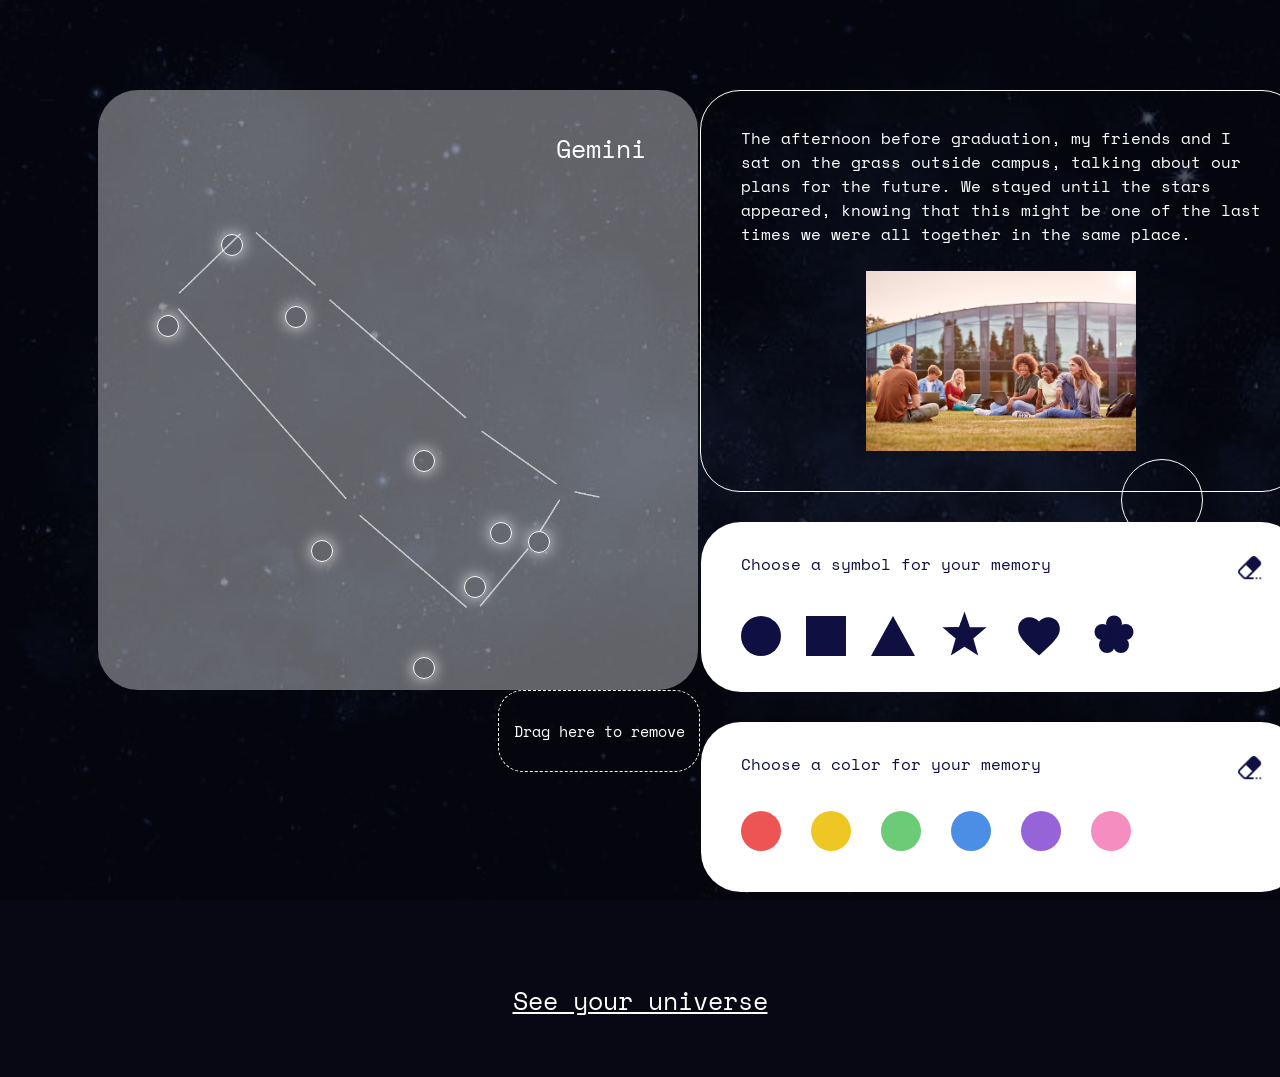
<file: index.html>
<!DOCTYPE html>
<html lang="en">
<head>
    <meta charset="UTF-8">
    <meta name="viewport" content="width=device-width, initial-scale=1.0">
    <title>Memory Constellation</title>
    <link rel="stylesheet" href="style.css">
    <link href="https://fonts.googleapis.com/css2?family=Space+Mono:wght@400;700&display=swap" rel="stylesheet">
    <link rel="icon" type="image" href="logo.ico">
</head>
<body>
    <img src="background.jpg"
     style="
       position: fixed;
       inset: 0;
       width: 100%;
       height: 100%;
       object-fit: cover;
       opacity: 0.3;
       z-index: -1;
     ">
    <div class="main-part">
        <div class="zodiac">
            <div class="zodiac-box">
                <div class="gemini"> Gemini </div>
                <div class="constellation"> <!--I seperated the stars so it is easier later to drag the memory into places-->
                    <div class="star"></div>
                    <div class="star"></div>
                    <div class="star"></div>
                    <div class="star"></div>
                    <div class="star"></div>
                    <div class="star"></div>
                    <div class="star"></div>
                    <div class="star"></div>
                    <div class="star"></div>
                </div>
            </div>
            <div class="trash-zone"> Drag here to remove</div>
        </div>
        <div class="memory">
            <div class="memory-part" draggable ="true">
                <div class="symbol-cir"></div>
                <div class ="memory-box">
                <div class="text-para"> The afternoon before graduation, my friends and I sat on the grass outside campus, talking about our plans for the future. We stayed until the stars appeared, knowing that this might be one of the last times we were all together in the same place.</div>
                <img src="memory.png" width="270px" height="auto" alt="Memory Image">
                </div>
            </div>
            
            <div class="symbol-box">
                <div class="symbol-title"> Choose a symbol for your memory
                    <div class="eraser"> <img draggable="false"
                        id="eraser-img"
                        src="icons8-erase-30.png"
                        alt="Eraser"
                        width="28"
                        height="28"/>
                    </div>
                </div>
                <div class="symbol-palette"> <!--I used Chat GPT to help me form these shapes and fix the needed parts-->
                    <div class="symbol circle" draggable="true" data-symbol="circle">
                    <svg>
                        <circle cx="25" cy="25" fill="rgb(15, 15, 66)"/>
                    </svg>
                    </div>
                    <div class="symbol square" draggable="true" data-symbol="square">
                    <svg viewBox="0 0 50 50">
                        <rect x="0" y="0" width="50" height="50" fill="rgb(15, 15, 66)"/>
                    </svg>
                    </div>
                    <div class="symbol triangle" draggable="true" data-symbol="triangle">
                    <svg>
                        <polygon points="25,5 45,45 5,45" fill="rgb(15, 15, 66)"/>
                    </svg>
                    </div>
                    <div class="symbol starr" draggable="true" data-symbol="starr">
                    <svg
                        viewBox="0 0 40 40">
                        <path
                            fill="rgb(15, 15, 66)"
                            d="M12 17.27L18.18 21
                            16.54 13.97 22 9.24
                            14.81 8.63 12 2
                            9.19 8.63 2 9.24
                            7.46 13.97 5.82 21
                            12 17.27Z"/>
                    </svg>
                    </div>
                    <div class="symbol heart" draggable="true" data-symbol="heart">
                    <svg
                        viewBox="0 0 24 24">
                        <path
                            fill="rgb(15, 15, 66)"
                            d="M12 21.35L10.55 20.03C5.4 15.36 2 12.28 2 8.5
                            2 5.42 4.42 3 7.5 3
                            9.24 3 10.91 3.81 12 5.09
                            13.09 3.81 14.76 3 16.5 3
                            19.58 3 22 5.42 22 8.5
                            22 12.28 18.6 15.36 13.45 20.03
                            12 21.35Z"/>
                    </svg>
                    </div>
                    <div class="symbol flower" draggable="true" data-symbol="flower">
                    <svg
                        viewBox="0 0 100 100">
                        <circle cx="50" cy="25" r="16" fill="rgb(15, 15, 66)"/>
                        <circle cx="73" cy="42" r="16" fill="rgb(15, 15, 66)"/>
                        <circle cx="64" cy="68" r="16" fill="rgb(15, 15, 66)"/>
                        <circle cx="36" cy="68" r="16" fill="rgb(15, 15, 66)"/>
                        <circle cx="27" cy="42" r="16" fill="rgb(15, 15, 66)"/>
                        <circle cx="55" cy="49" r="19" fill="rgb(15, 15, 66)"/>
                    </svg>
                    </div>
                </div>
            </div>
            <div class="color-box">
                <div class="color-title"> Choose a color for your memory 
                    <div class="eraser"> <img draggable="false"
                        id="eraser-img"
                        src="icons8-erase-30.png"
                        alt="Eraser"
                        width="28"
                        height="28"/> <!-- I added an eraser so users can clear their selection easily -->
                    </div>
                </div>
                <div class="color-palette">    
                    <div class="color red" draggable="true" data-color="#ed5555"></div>
                    <div class="color yellow" draggable="true" data-color="#efc725"></div>
                    <div class="color green" draggable="true" data-color="#6BCB77"></div>
                    <div class="color blue" draggable="true" data-color="#4a8ee6"></div> 
                    <div class="color purple" draggable="true" data-color="#9663d9"></div>
                    <div class="color pink" draggable="true" data-color="#f58dc1"></div>
                </div>           
            </div>
        </div>
    </div>
    <a href="universe.html" class="see-view">See your universe</a>
<script src="script.js"></script>    
</body>
</html>


<!--REFERENCES
- manuel_adorf (2015) Night sky with bright stars and blue nebula stock photo, https://media.istockphoto.com/id/536507269/photo/night-sky-with-bright-stars-and-blue-nebula.jpg?s=612x612&w=0&k=20&c=GyiSGEZ-zAD7SHrhTrlpanoCVpIH2MhLjVHXJ8huWC4=, accessed 8 June 2026.
- westock (n.d.) Group of university or college students sit on grass outdoors on campus talking and working.
- <a href="https://icons8.com/icon/78647/erase">Eraser</a> icon by <a href="https://icons8.com">Icons8</a>
-->
</file>
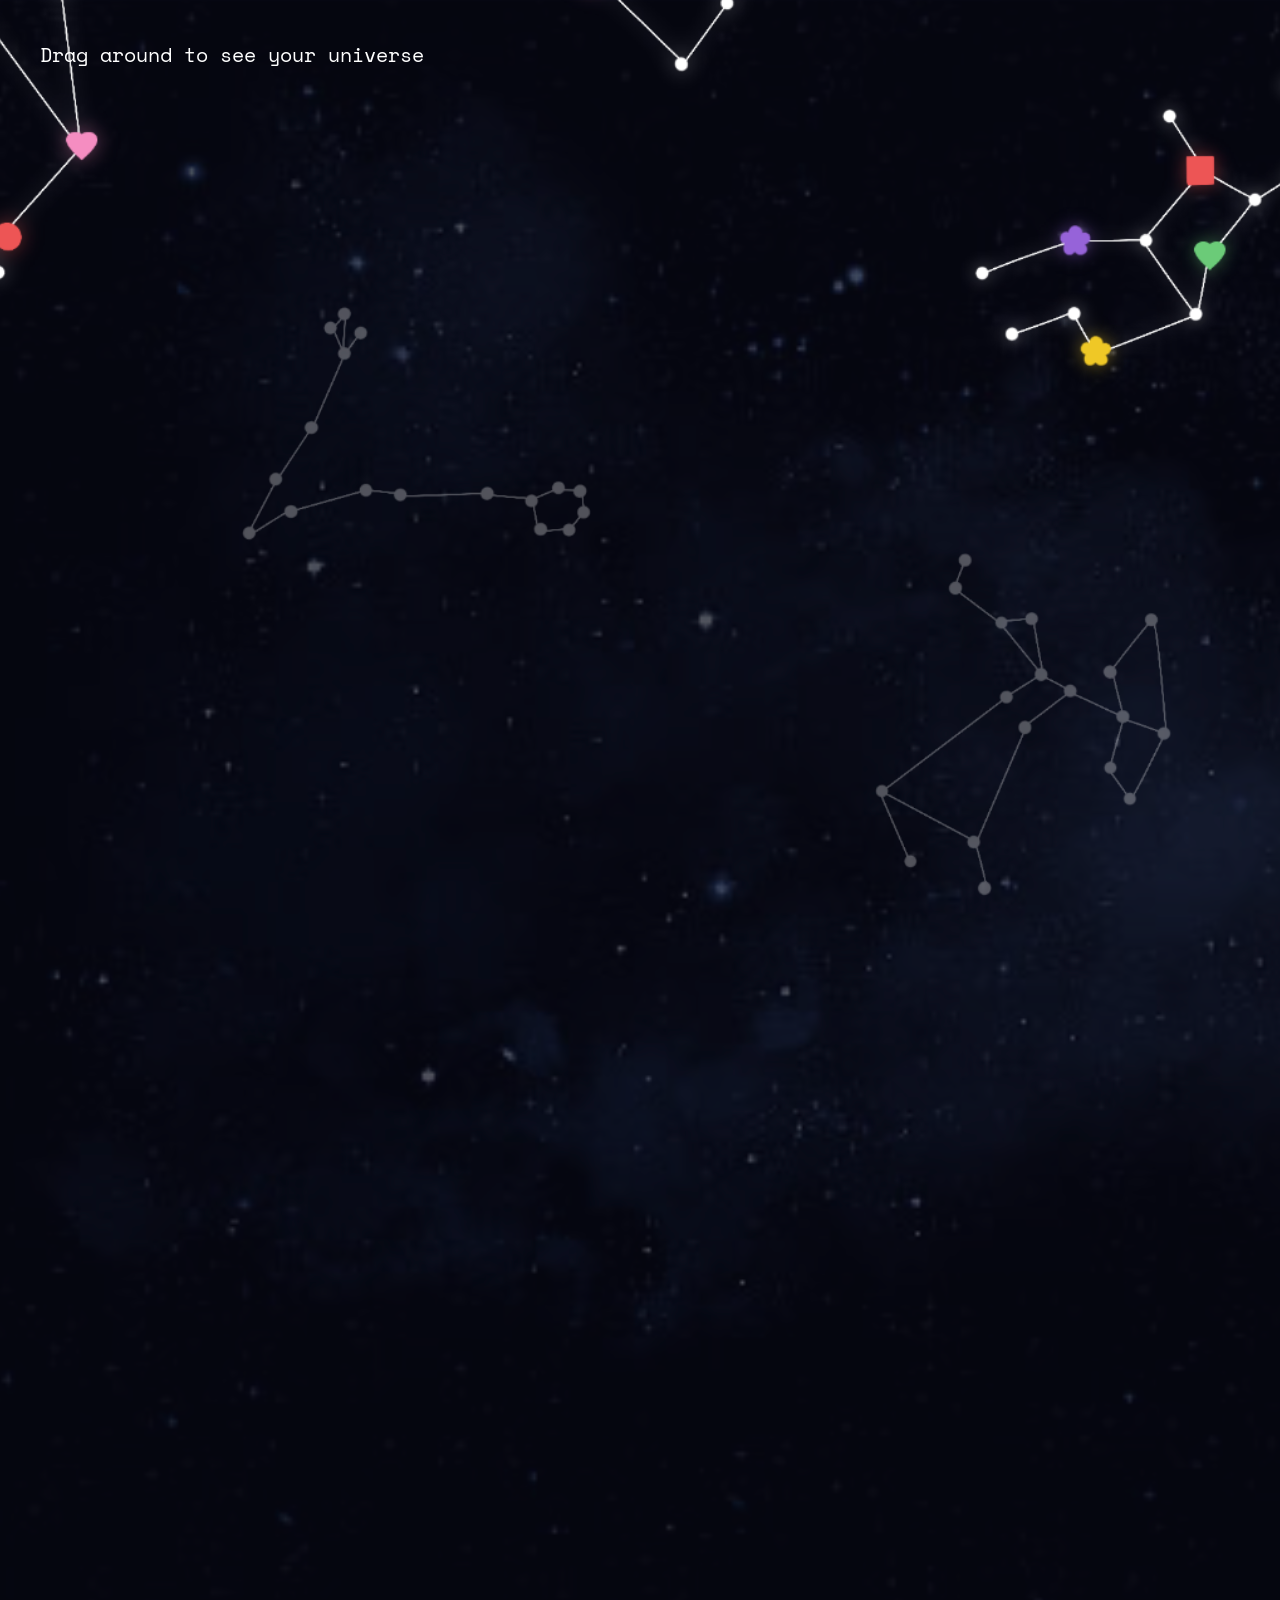
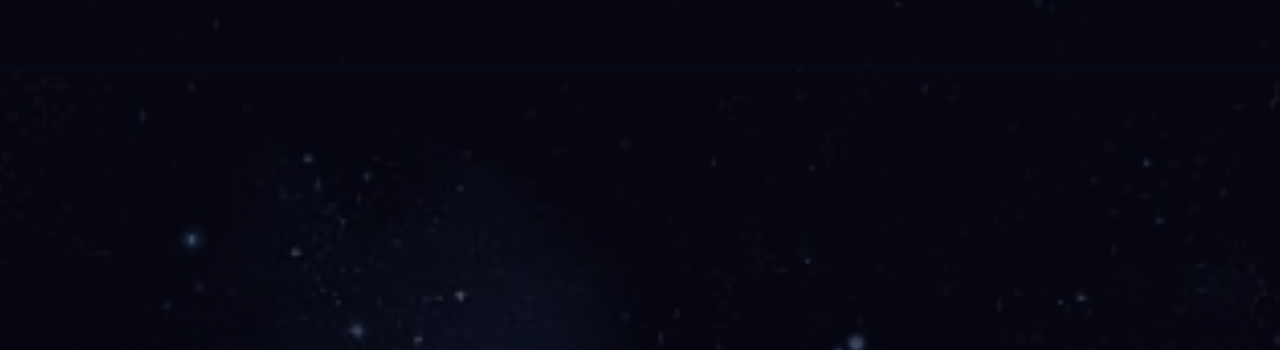
<file: universe.html>
<!DOCTYPE html>
<html lang="en">
<head>
    <meta charset="UTF-8">
    <meta name="viewport" content="width=device-width, initial-scale=1.0">
    <title>Memory Constellation</title>
    <link rel="stylesheet" href="universe.css">
    <link href="https://fonts.googleapis.com/css2?family=Space+Mono:wght@400;700&display=swap" rel="stylesheet">
    <link rel="icon" type="image" href="logo.ico">
</head>
<body>
    <div class="viewport" id="viewport">
        <div class="text">Drag around to see your universe</div>
        <div class="canvas" id="canvas">
            <img src="universe.PNG" class="map" />
        </div>
    </div>
<script src="universe.js"></script> 
</body>
</html>

<!--REFERENCES
- manuel_adorf (2015) Night sky with bright stars and blue nebula stock photo, https://media.istockphoto.com/id/536507269/photo/night-sky-with-bright-stars-and-blue-nebula.jpg?s=612x612&w=0&k=20&c=GyiSGEZ-zAD7SHrhTrlpanoCVpIH2MhLjVHXJ8huWC4=, accessed 8 June 2026.
-->
</file>
<file: style.css>
body {
    background-color: rgb(7, 8, 20);
    font-family: "Space Mono";
}

.memory {
    display: flex;
    flex-direction: column;
    align-items: center;
    justify-content: space-between;
    gap: 30px;
}

.main-part{
    display: flex;
    margin: 90px;
    flex-direction: row;
    justify-content: space-around;
    align-items: center;
    align-items: flex-start;
}
.zodiac-box {
    width: 600px;
    height: 600px;
    background: rgba(255, 255, 255, 0.377);
    background-image: url("zodiacline.PNG");
    background-size: cover;
    border-radius: 40px;
}

.trash-zone {
    width: 200px;
    height: 80px;
    border: 1px white dashed;
    border-radius: 25px;
    color: white;
    font-size: 95%;
    display: flex;
    justify-content: center;
    align-items: center;
    margin-left: 400px;
    user-select: none;

}

.gemini {
    color: white;
    font-size: 25px;
    padding: 40px 0px 0px 458px;
    user-select: none;

}

.star {
    width: 20px;
    height: 20px;
    border-radius: 50%;
    border: 1px solid white; /*I create border-only stars as a sign of dragging destination*/
    background: rgba(255, 255, 255, 0);
    position: absolute;
    box-shadow: 0 0 15px rgba(255, 255, 255, 0.791);
    display: flex;
    justify-content: center;
    align-items: center;
}

.star:nth-child(1) { top: 26%; right: 81%; }
.star:nth-child(2) { top: 35%; right: 86%; }
.star:nth-child(3) { top: 34%; right: 76%; }
.star:nth-child(4) { top: 60%; right: 74%; }
.star:nth-child(5) { top: 50%; right: 66%; }
.star:nth-child(6) { top: 73%; right: 66%; }
.star:nth-child(7) { top: 64%; right: 62%; }
.star:nth-child(8) { top: 58%; right: 60%; }
.star:nth-child(9) { top: 59%; right: 57%; }

.memory-box {
    width: 600px;
    height: 400px;
    background: rgba(255, 255, 255, 0);
    border-radius: 40px;
    border: 1px solid white; /*I create border-only box as a sign of dragging destination*/
    display: flex;
    flex-direction: column;
    align-items: center;
    transition: box-shadow 0.8s ease, transform 0.8s ease;
}

.color-box {
    width: 600px;
    height: 170px;
    background: rgb(255, 255, 255);
    border-radius: 40px;
}

.symbol-box {
    width: 600px;
    height: 170px;
    background: rgb(255, 255, 255);
    border-radius: 40px;
}

.symbol-cir {
    width: 80px;
    height: 80px;
    background: rgba(255, 255, 255, 0);
    border-radius: 100%;
    border: 1px solid white; /*I create border-only circle as a sign of dragging destination*/
    position: absolute;
    right: 6%;
    top: 51%;
    transition: box-shadow 0.8s ease, transform 0.8s ease;
    display: flex;
    justify-content: center;
    align-items: center;

}
.text-para {
    padding: 35px 40px 25px 40px;
    color: white;
    user-select: none;
}

.color-title {
    color: rgb(15, 15, 66);
    padding: 30px 40px 25px 40px;
    user-select: none;

}

.color-title .eraser {
    position: absolute;
    transform: translate(495px, -22px);
}

.symbol-title {
    color: rgb(15, 15, 66);
    padding: 30px 40px 25px 40px;
    user-select: none;

}

.symbol-title .eraser {
    position: absolute;
    transform: translate(495px, -22px);
}

.color-palette {
    display: flex;
    gap: 30px;
    padding: 10px 40px 0px 40px;
}

.color {
    width: 40px;
    height: 40px;
    border-radius: 50%;
    cursor: grab;
}

.red { background: #ed5555; }
.yellow { background: #efc725; }
.green { background: #6BCB77; }
.blue { background: #4a8ee6; }
.purple { background: #9663d9; }
.pink { background: #f58dc1; }

.symbol-palette {
    display: flex;
    gap: 25px;
    padding: 10px 40px 0px 40px;
    display: flex;
    align-items: center;
    justify-content: flex-start;
}

.symbol {
    cursor: grab;
    display: flex;
    align-items: center;
    justify-content: center;
}

.symbol svg{
    width:50px;
    height:50px;
}

.square {
    width: 40px;
    height: 40px;
    background: rgb(15, 15, 66);
}

.circle {
    width: 40px;
    height: 40px;
    background: rgb(15, 15, 66);
    border-radius: 50%; 
}

.triangle {
    width: 0;
    height: 0;
    border-left: 22px solid transparent;
    border-right: 22px solid transparent;
    border-bottom: 40px solid rgb(15, 15, 66);
}

.starr {
  clip-path: polygon(
    50% 0%,
    61% 32%,
    95% 32%,
    68% 55%,
    78% 90%,
    50% 72%,
    22% 90%,
    32% 55%,
    5% 32%,
    39% 32%
  );

  width: 49px;
  height: 49px;
  background: rgb(15, 15, 66);
}

.see-view {
    color: white;
    display: flex;
    align-items: center;
    justify-content: center;
    font-size: 25px;
    padding-bottom: 50px;
}

.glow {
    box-shadow: 0 0 20px #ffffff;
}
</file>
<file: universe.css>
body {
    margin: 0;
    overflow: hidden;
    font-family: "Space Mono";
    background-image: url(universebg.PNG);
}

.text {
    position: fixed;
    top: 40px;
    left: 40px;
    color: white;
    font-size: 20px;
    z-index: 9999;
    pointer-events: none;
}

.viewport {
    width: 100vw;
    height: 100vh;
    overflow: hidden;
    cursor: grab;
    user-select: none;
    touch-action: none;
}

.canvas {
    position: absolute;
    top: 0;
    left: 0;
    width: 2000px;
    height: 2000px;
    transform-origin: 0 0;
}

.map {
    width: 100%;
    height: auto;
    display: block;
    pointer-events: none;
}
</file>
